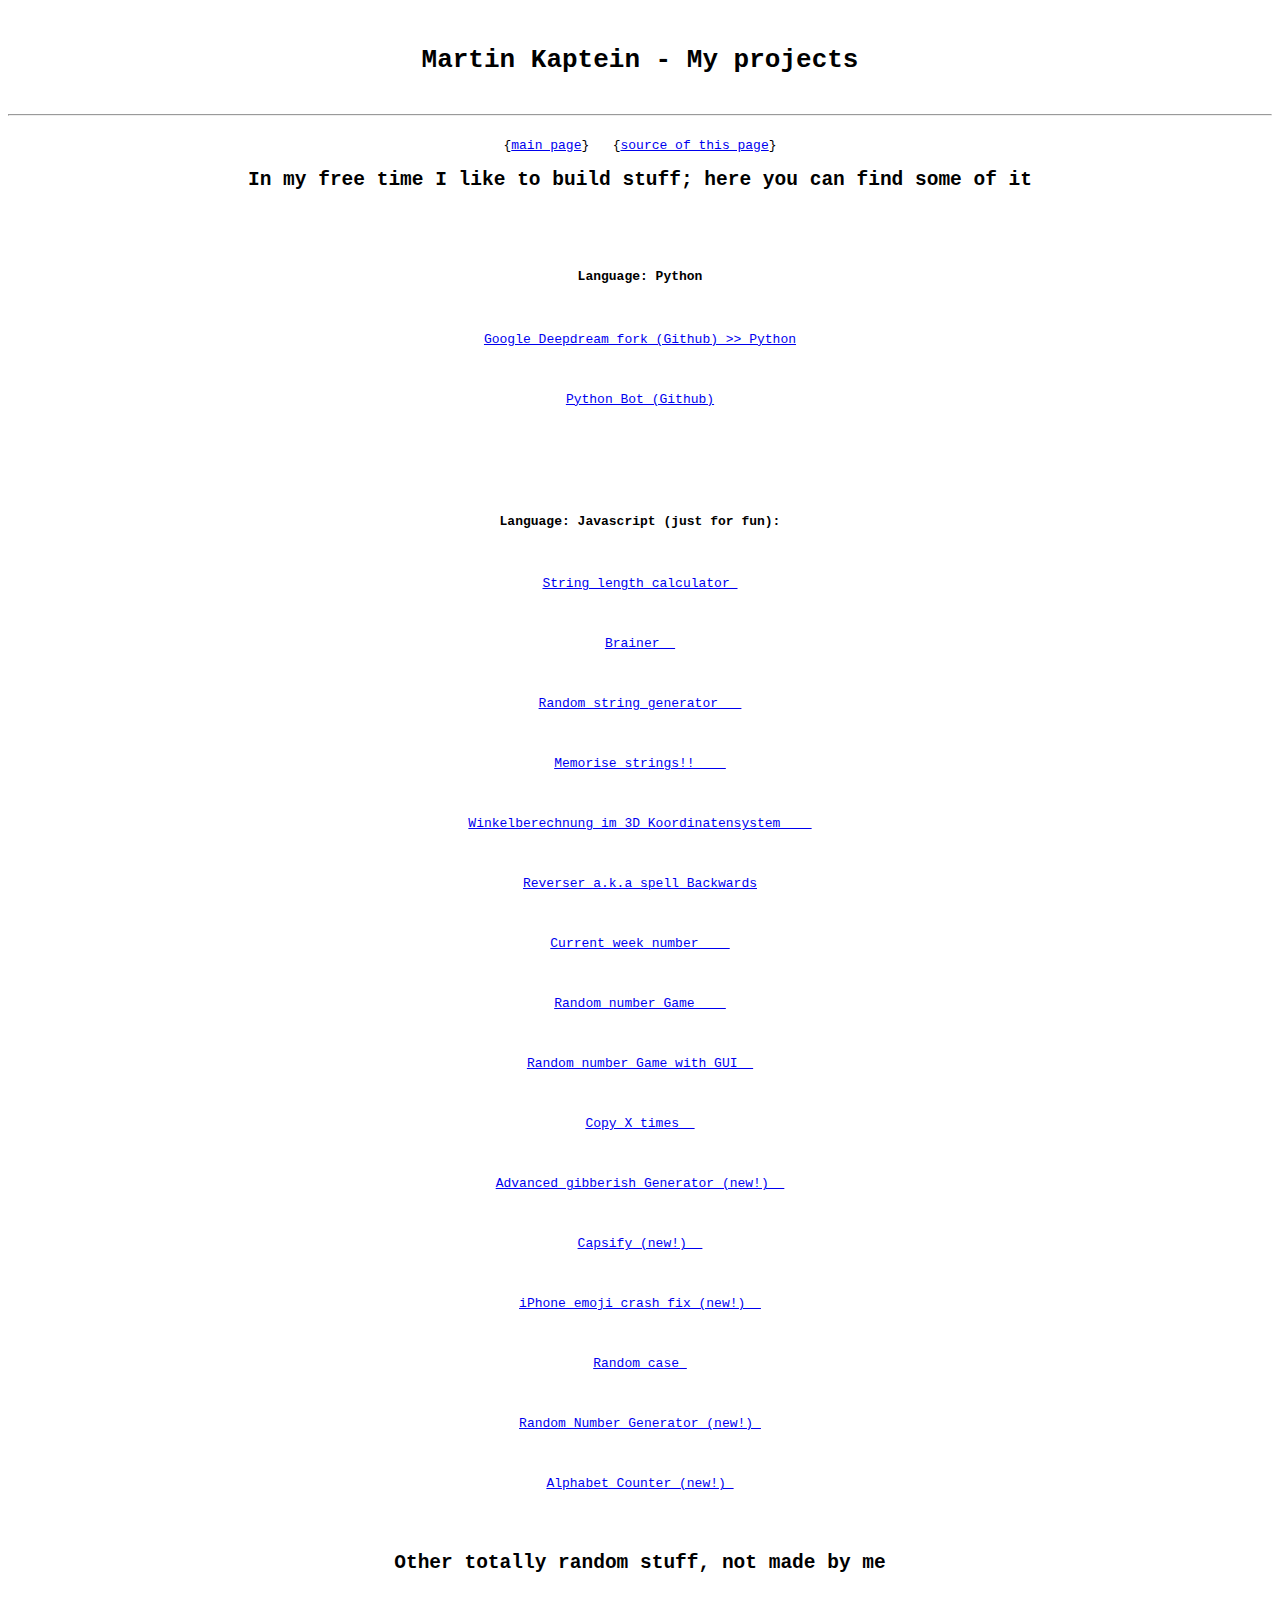
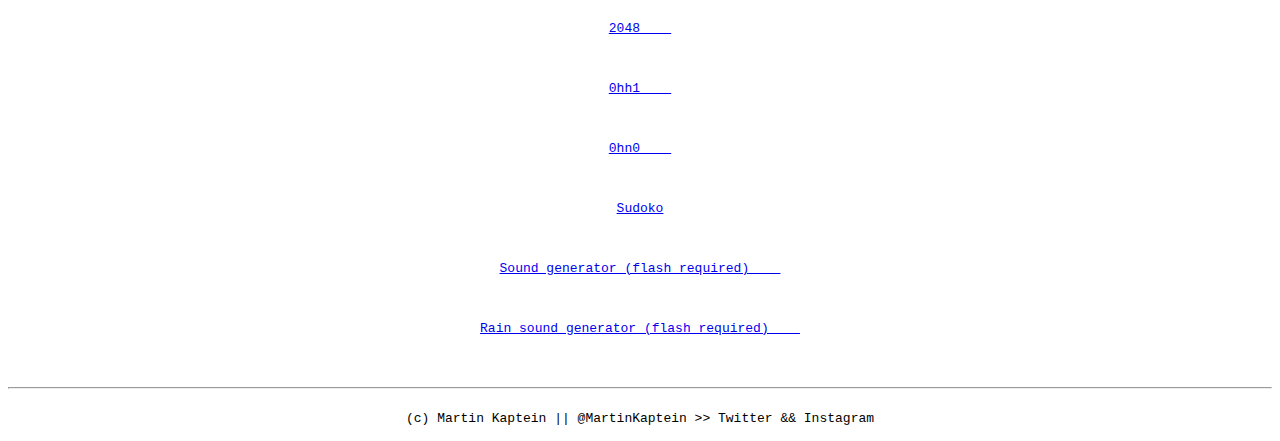
<file: static/dev/index.html>
<!DOCTYPE HTML>
<!--meet the most groundbreaking web design ever-->
<html>
<head>
<meta charset="utf-8">
<meta name="HandheldFriendly" content="True" />
<meta name="viewport" content="width=device-width, initial-scale=1.0">
<meta name="description" content="The IT projects of Martin Kaptein: In my free time I like to program stuff; here you can find some of it">
<meta name="author" content="Martin Kaptein">
<title>Martin Kaptein - My projects</title>
<meta name="robots" content="noindex, nofollow" />
<link rel="shortcut icon" href="../assets/ico/favicon.png">
<!-- Google Analytics-->
<script>
    (function (i, s, o, g, r, a, m) {
        i['GoogleAnalyticsObject'] = r;
        i[r] = i[r] || function () {
            (i[r].q = i[r].q || []).push(arguments)
        }, i[r].l = 1 * new Date();
        a = s.createElement(o)
            , m = s.getElementsByTagName(o)[0];
        a.async = 1;
        a.src = g;
        m.parentNode.insertBefore(a, m)
    })(window, document, 'script', 'https://www.google-analytics.com/analytics.js', 'ga');
    ga('create', 'UA-86096566-3', 'auto');
    ga('send', 'pageview');
</script>
</head>
<body>
<center>
<pre>
<!--content-->
<h1>Martin Kaptein - My projects</h1>
<hr>
{<a href="../" target="_blank">main page</a>}   {<a href="https://github.com/martinkaptein/martinkaptein.com/tree/master/static/dev" target="_blank">source of this page</a>}
<h2>In my free time I like to build stuff; here you can find some of it</h2>


<h4>Language: Python</h4>
<a href="https://github.com/martinkaptein/deepdream" target="_blank">
Google Deepdream fork (Github) >> Python
</a>

<a href="https://github.com/martinkaptein/pythonBot" target="_blank">
Python Bot (Github)
</a>


<!--add new python stuff above this comment-->
<br>
<h4>Language: Javascript (just for fun):</h4>
<a href="length/" target="_blank">
String length calculator 
</a>
    
<a href="brainer/" target="_blank">
Brainer  
</a>
    
<a href="random/" target="_blank">
Random string generator   
</a>
    
<a href="memorize/" target="_blank">
Memorise strings!!    
</a>
    
<a href="winkel3d/" target="_blank">
Winkelberechnung im 3D Koordinatensystem    
</a>
    
<a href="backwards/" target="_blank">
Reverser a.k.a spell Backwards
</a>

<a href="weeknumber/" target="_blank">
Current week number    
</a>
    
<a href="rng/" target="_blank">
Random number Game    
</a>
    
<a href="rng_ui/" target="_blank">
Random number Game with GUI  
</a>
    
<a href="copyx/" target="_blank">
Copy X times  
</a>
    
<a href="chat/" target="_blank">
Advanced gibberish Generator (new!)  
</a>
    
<a href="capsify/" target="_blank">
Capsify (new!)  
</a>

<a href="ipcrashfix/" target="_blank">
iPhone emoji crash fix (new!)  
</a>

<a href="randomcase/" target="_blank">
Random case 
</a>

<a href="RandomNumberGen/" target="_blank">
Random Number Generator (new!) 
</a>

<a href="alphabet-counter/">
Alphabet Counter (new!) 
</a>

<!--add new js stuff above this comment-->
<h2>Other totally random stuff, not made by me</h2>
<a href="2048/">
2048    
</a>

<a href="0hh1/">
0hh1    
</a>

<a href="0hn0/">
0hn0    
</a>
    
<a href="sudoko/">
Sudoko
</a>
        
<a href="noise/">
Sound generator (flash required)    
</a>

<a href="rain/">
Rain sound generator (flash required)    
</a>
<!--add other totally random stuff above this comment-->
<!--FOOTER:-->
<hr>
(c) Martin Kaptein || @MartinKaptein >> Twitter && Instagram
</pre>    
</center>    
</body>
</html>
</file>
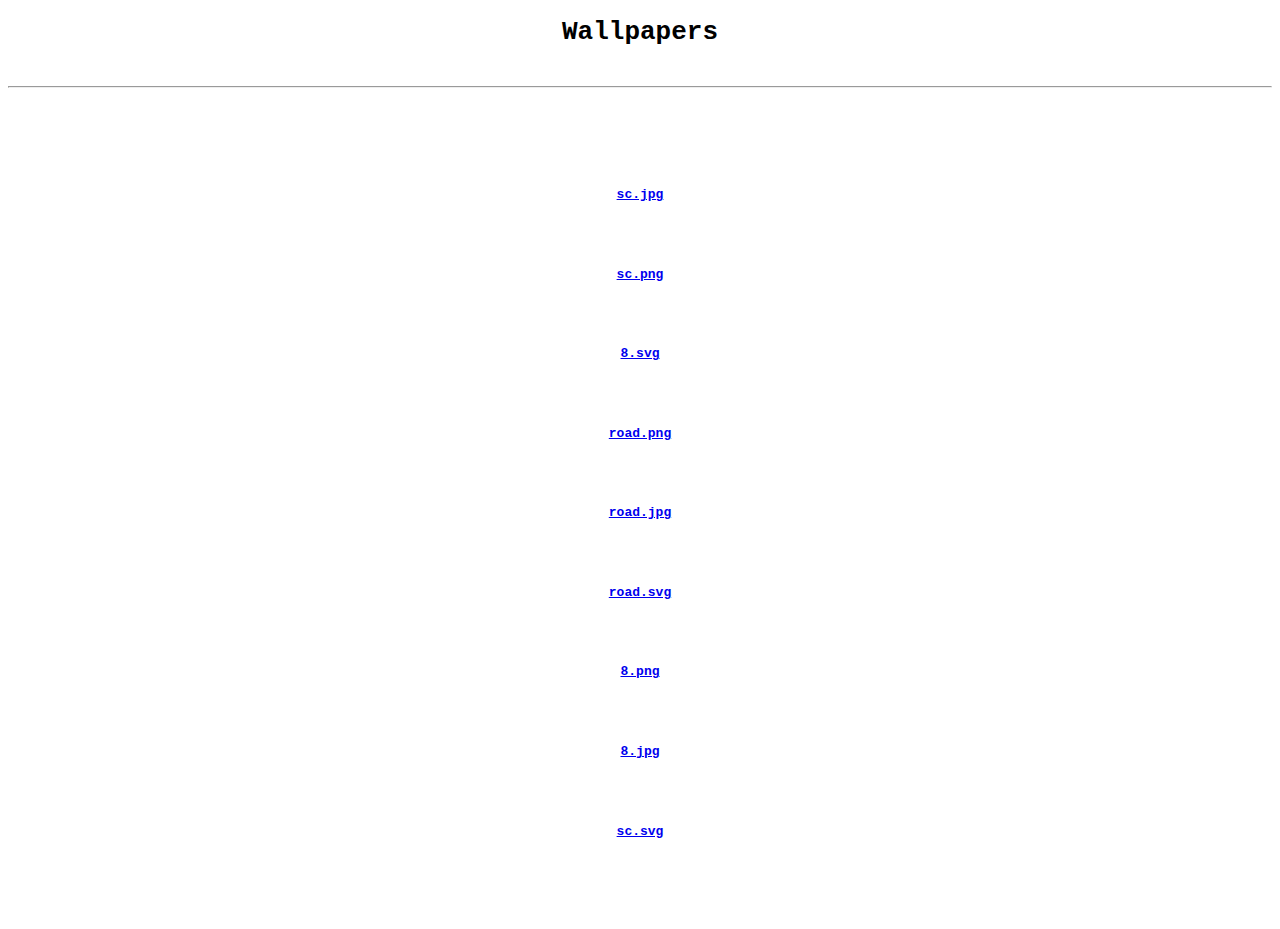
<file: static/wall/index.html>
<!doctype html>

<html lang="en">
<head>
  <meta charset="utf-8">
  <meta name="viewport" content="width=device-width, initial-scale=1.0">
  <title>Wallpapers</title>
  <meta name="description" content="Wallpapers on the website of Martin Kaptein">
  <meta name="robots" content="noindex, nofollow" />

</head>

<body>
<center>
<pre>
<h1>Wallpapers</h1>
<hr>


<!--start list-->

<h4><a href="sc.jpg">sc.jpg</a></h4>

<h4><a href="sc.png">sc.png</a></h4>

<h4><a href="8.svg">8.svg</a></h4>

<h4><a href="road.png">road.png</a></h4>

<h4><a href="road.jpg">road.jpg</a></h4>

<h4><a href="road.svg">road.svg</a></h4>

<h4><a href="8.png">8.png</a></h4>

<h4><a href="8.jpg">8.jpg</a></h4>

<h4><a href="sc.svg">sc.svg</a></h4>



</pre>
</center>
</body>
</html>
</file>
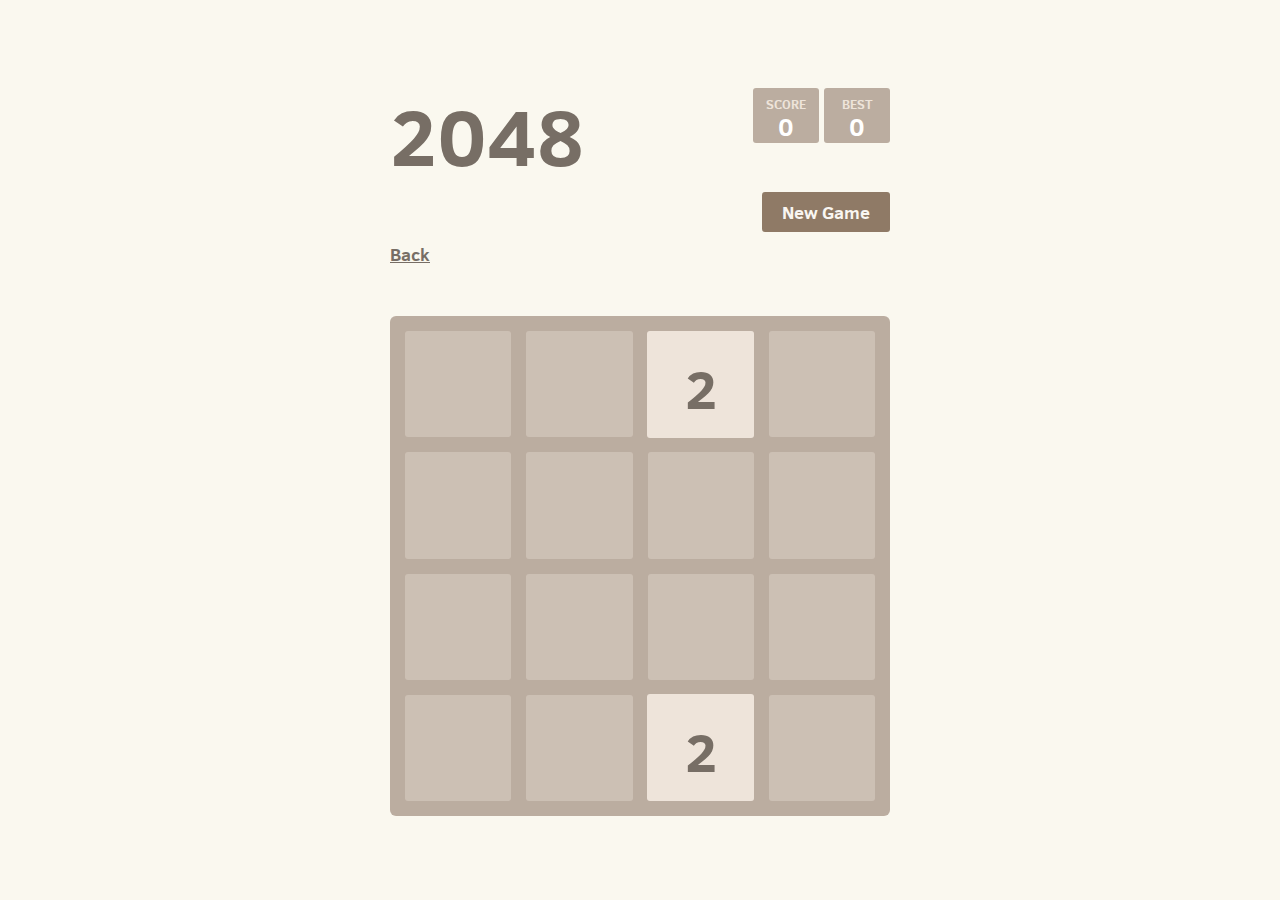
<file: static/dev/2048/index.html>
<!DOCTYPE html>
<html manifest="cache.manifest">
<head>
  <meta charset="utf-8">
  <title>2048</title>

  <link href="style/main.css" rel="stylesheet" type="text/css">
    <meta name="robots" content="noindex, nofollow" />
  <link rel="apple-touch-icon" href="meta/apple-touch-icon.png">
  <link rel="apple-touch-startup-image" href="meta/apple-touch-startup-image-640x1096.png" media="(device-width: 320px) and (device-height: 568px) and (-webkit-device-pixel-ratio: 2)"> <!-- iPhone 5+ -->
  <link rel="apple-touch-startup-image" href="meta/apple-touch-startup-image-640x920.png"  media="(device-width: 320px) and (device-height: 480px) and (-webkit-device-pixel-ratio: 2)"> <!-- iPhone, retina -->
  <meta name="apple-mobile-web-app-capable" content="yes">
  <meta name="apple-mobile-web-app-status-bar-style" content="black">

  <meta name="HandheldFriendly" content="True">
  <meta name="MobileOptimized" content="320">
  <meta name="viewport" content="width=device-width, target-densitydpi=160dpi, initial-scale=1.0, maximum-scale=1, user-scalable=no, minimal-ui">
</head>
<body>
  <div class="container">
    <div class="heading">
      <h1 class="title">2048</h1>
      <div class="scores-container">
        <div class="score-container">0</div>
        <div class="best-container">0</div>
      </div>
    </div>

    <div class="above-game">
      <p class="game-intro"><strong></strong><br>
    <a  href="javascript:history.back()">Back</a></p>
      <a class="restart-button">New Game</a>
    </div>

    <div class="game-container">
      <div class="game-message">
        <p></p>
        <div class="lower">
	        <a class="keep-playing-button">Keep going</a>
          <a class="retry-button">Try again</a>
        </div>
      </div>

      <div class="grid-container">
        <div class="grid-row">
          <div class="grid-cell"></div>
          <div class="grid-cell"></div>
          <div class="grid-cell"></div>
          <div class="grid-cell"></div>
        </div>
        <div class="grid-row">
          <div class="grid-cell"></div>
          <div class="grid-cell"></div>
          <div class="grid-cell"></div>
          <div class="grid-cell"></div>
        </div>
        <div class="grid-row">
          <div class="grid-cell"></div>
          <div class="grid-cell"></div>
          <div class="grid-cell"></div>
          <div class="grid-cell"></div>
        </div>
        <div class="grid-row">
          <div class="grid-cell"></div>
          <div class="grid-cell"></div>
          <div class="grid-cell"></div>
          <div class="grid-cell"></div>
        </div>
      </div>

      <div class="tile-container">

      </div>
    </div>
  </div>

  <script src="js/bind_polyfill.js"></script>
  <script src="js/classlist_polyfill.js"></script>
  <script src="js/animframe_polyfill.js"></script>
  <script src="js/keyboard_input_manager.js"></script>
  <script src="js/html_actuator.js"></script>
  <script src="js/grid.js"></script>
  <script src="js/tile.js"></script>
  <script src="js/local_storage_manager.js"></script>
  <script src="js/game_manager.js"></script>
  <script src="js/application.js"></script>
</body>
</html>
</file>
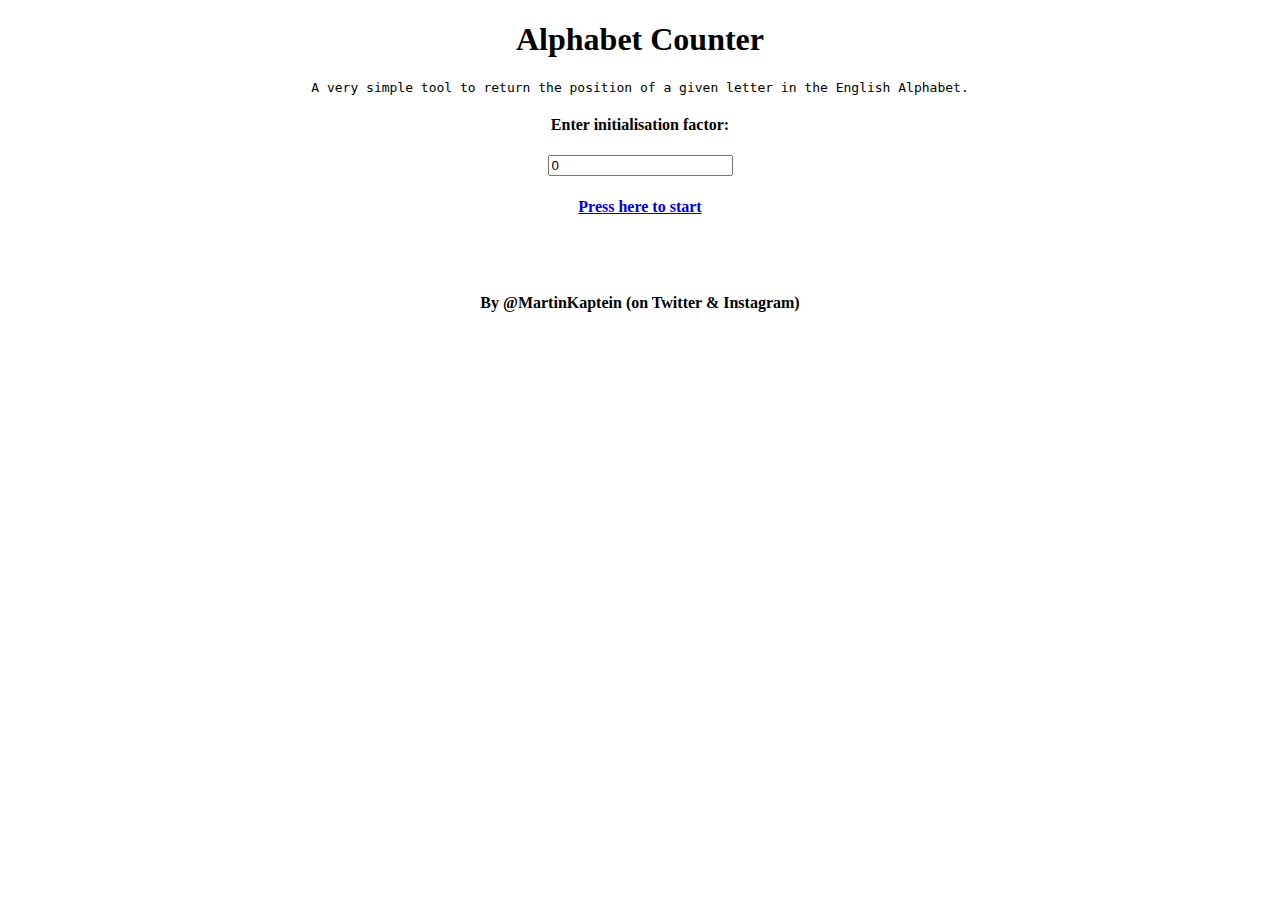
<file: static/dev/alphabet-counter/index.html>
<!DOCTYPE HTML>
<html>
<head>
<title>Alphabet Counter</title>
<meta name="description" content="A very simple tool to return the position of a given letter in the English Alphabet."/>
</head>
<body>
<center>
<h1>Alphabet Counter</h1>
<pre>A very simple tool to return the position of a given letter in the English Alphabet.</pre>
<h4>Enter initialisation factor:</h4>
<input type="number" id="init" value=0>
<h4 id="go"><a href="#" onclick="go();">Press here to start</a></h4>
<script type="text/javascript" src="script.js"></script>    
<br><br>
<h4>By @MartinKaptein (on Twitter & Instagram)</h4>
</center>
</body>
</html>
</file>
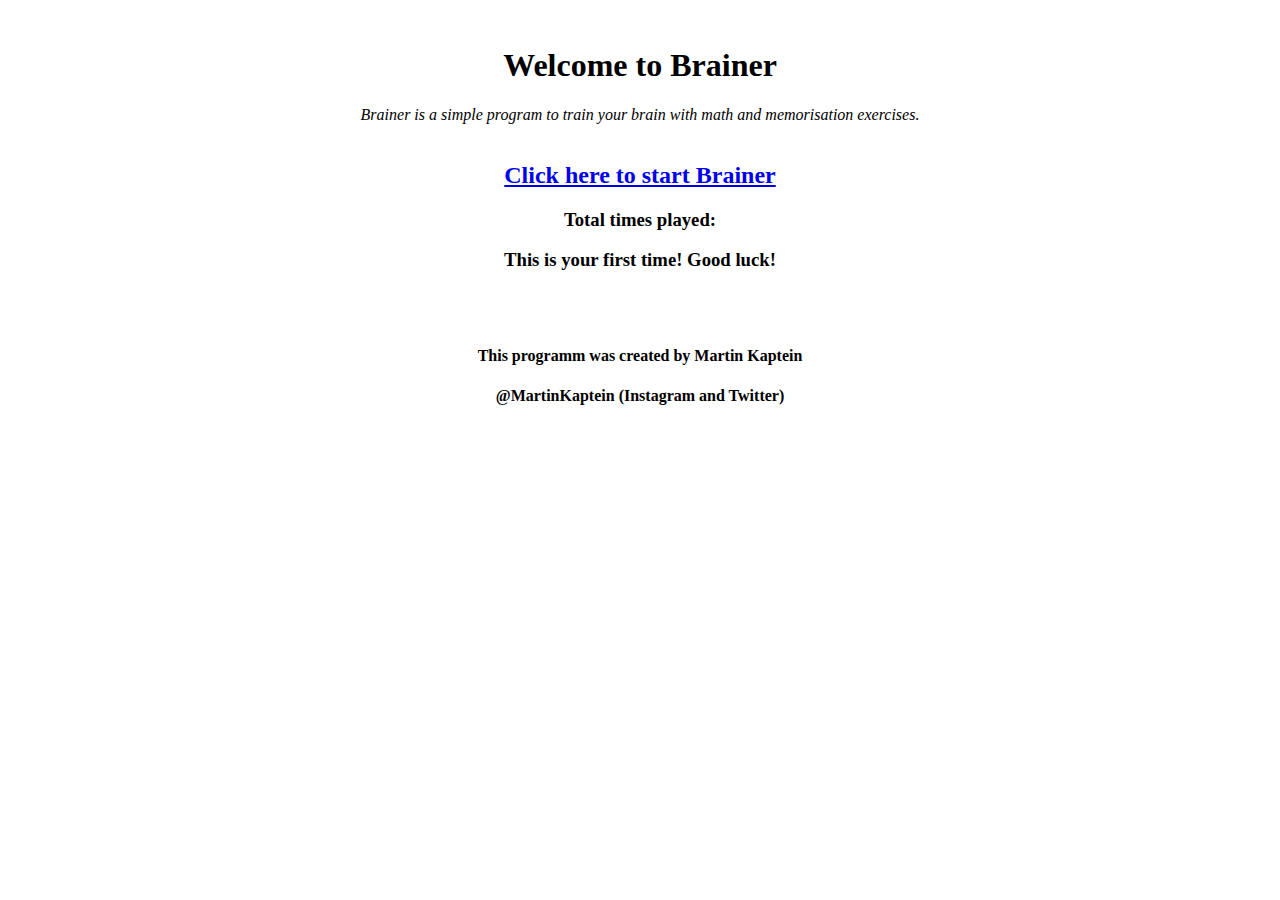
<file: static/dev/brainer/index.html>
<!DOCTYPE HTML>
<html>
<head>
<title>Brainer</title>
<meta name="description" content="Brainer is a simple program to train your brain with math and memorisation exercises." />
<meta name="HandheldFriendly" content="True" />
<meta name="viewport" content="width=device-width, initial-scale=1.0">
<link rel="shortcut icon" href="https://www.martinkaptein.com/images/favicon.ico">
<script type="text/javascript" src="script.js" defer></script>
    
 <script>
      (function(i,s,o,g,r,a,m){i['GoogleAnalyticsObject']=r;i[r]=i[r]||function(){
      (i[r].q=i[r].q||[]).push(arguments)},i[r].l=1*new Date();a=s.createElement(o),
      m=s.getElementsByTagName(o)[0];a.async=1;a.src=g;m.parentNode.insertBefore(a,m)
      })(window,document,'script','//www.google-analytics.com/analytics.js','ga');

      ga('create', 'UA-86096566-3', 'auto');
      ga('send', 'pageview');

    </script>
</head>
    
<body>
<center>
    
<br>
<h1>Welcome to <strong>Brainer</strong></h1>
<i>Brainer is a simple program to train your brain with math and memorisation exercises.</i>
<br><br>
<h2><a href="#" onclick="main();">Click here to start Brainer</a></h2>
<h3>Total times played: <p id="amountTimesPlayed"></p></h3>

<br><br>  
<h4>This programm was created by Martin Kaptein</h4>
<h4>@MartinKaptein (Instagram and Twitter)</h4>
    
    
</center>
</body>
</html>
</file>
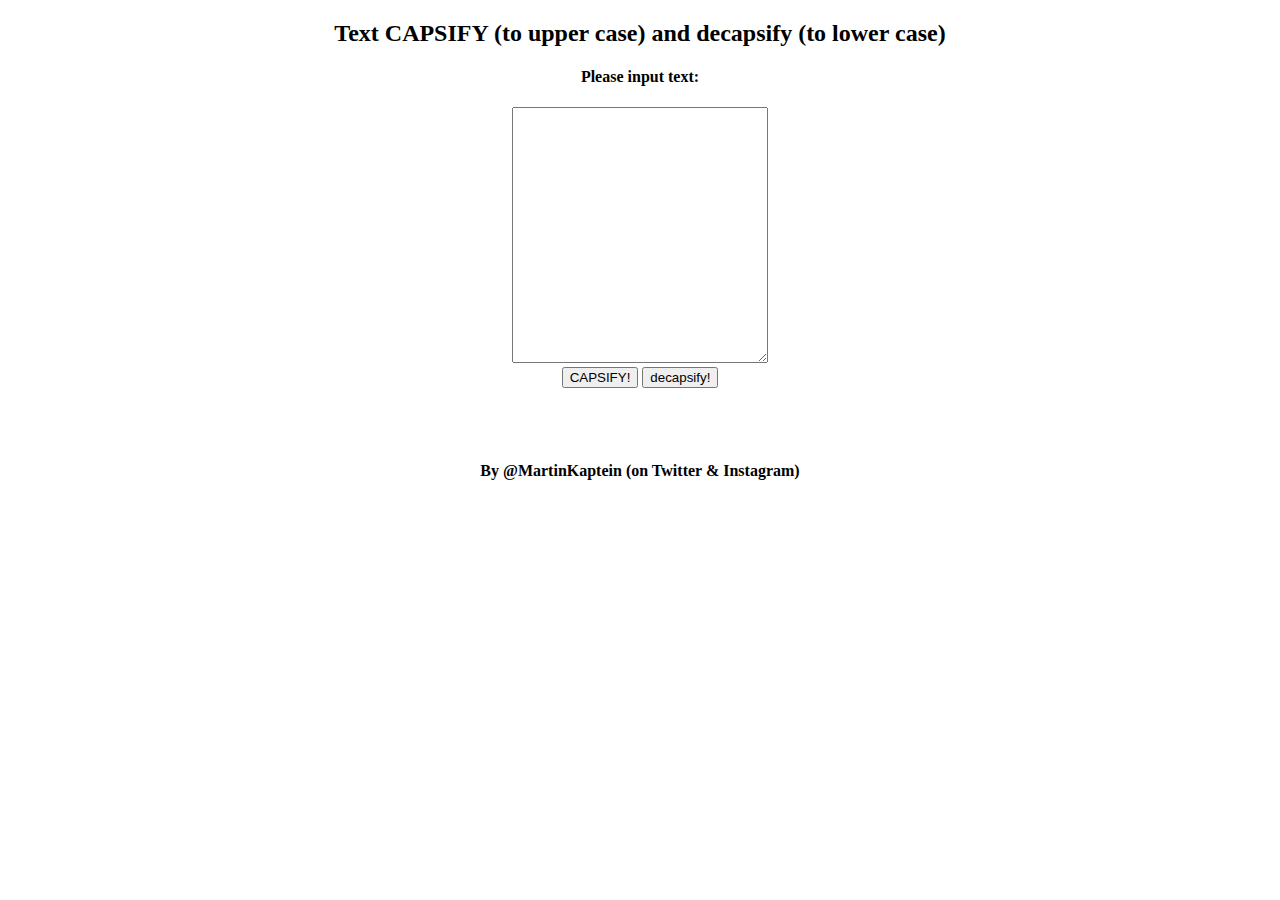
<file: static/dev/capsify/index.html>
<!DOCTYPE HTML>
<html>
<head>
<title>Capsify and Decapsify</title>
<meta name="description" content="A very simple tool to convert text to caps (upper case) or vice versa (lower case)."/>
</head>
<body>
<center>
<h2>Text CAPSIFY (to upper case) and decapsify (to lower case)</h2>
<h4>Please input text:</h4>
<textarea id="input" value="" style="width:250px;height:250px;"></textarea>
<br>
<button id="capsify">CAPSIFY!</button>   <button id="decapsify">decapsify!</button>
<script type="text/javascript" src="script.js"></script>
<br>
<p id="fantasy"></p>    
<br><br>
<h4>By @MartinKaptein (on Twitter & Instagram)</h4>
</center>
</body>
</html>
</file>
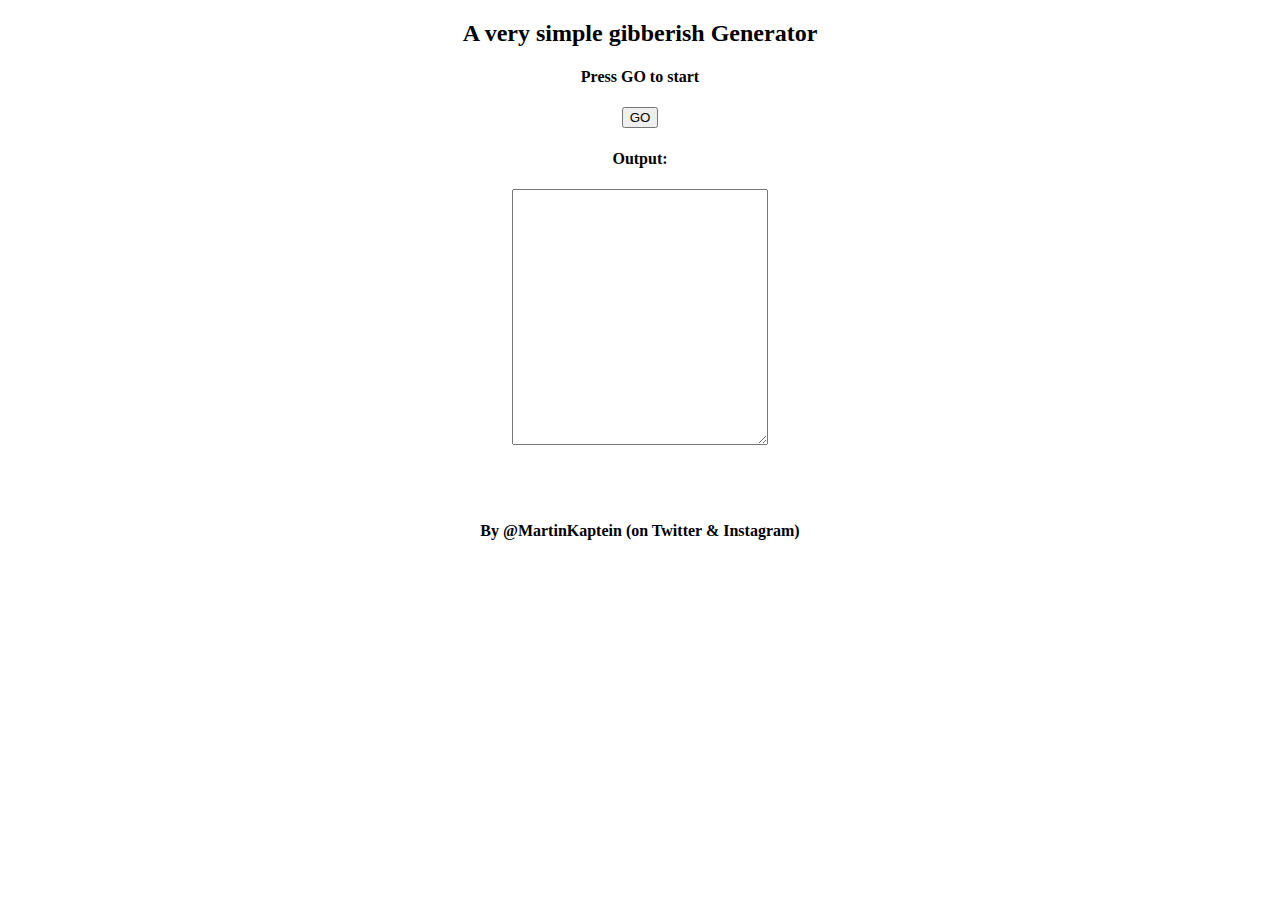
<file: static/dev/chat/index.html>
<!DOCTYPE HTML>
<html>
<head>
<title>Simple Gibberish Generator</title>
<meta name="description" content="A very simple gibberish Generator for amazing stories."/>
</head>
<body>
<center>
<h2>A very simple gibberish Generator</h2>
<h4 id="text">Press GO to start</h4>
<button id="button">GO</button>
<h4>Output:</h4>
<textarea id="Output" style="width:250px;height:250px;"></textarea>    
<script type="text/javascript" src="script.js"></script>
<br>
<p id="fantasy"></p>    
<br><br>
<h4>By @MartinKaptein (on Twitter & Instagram)</h4>
</center>
</body>
</html>
</file>
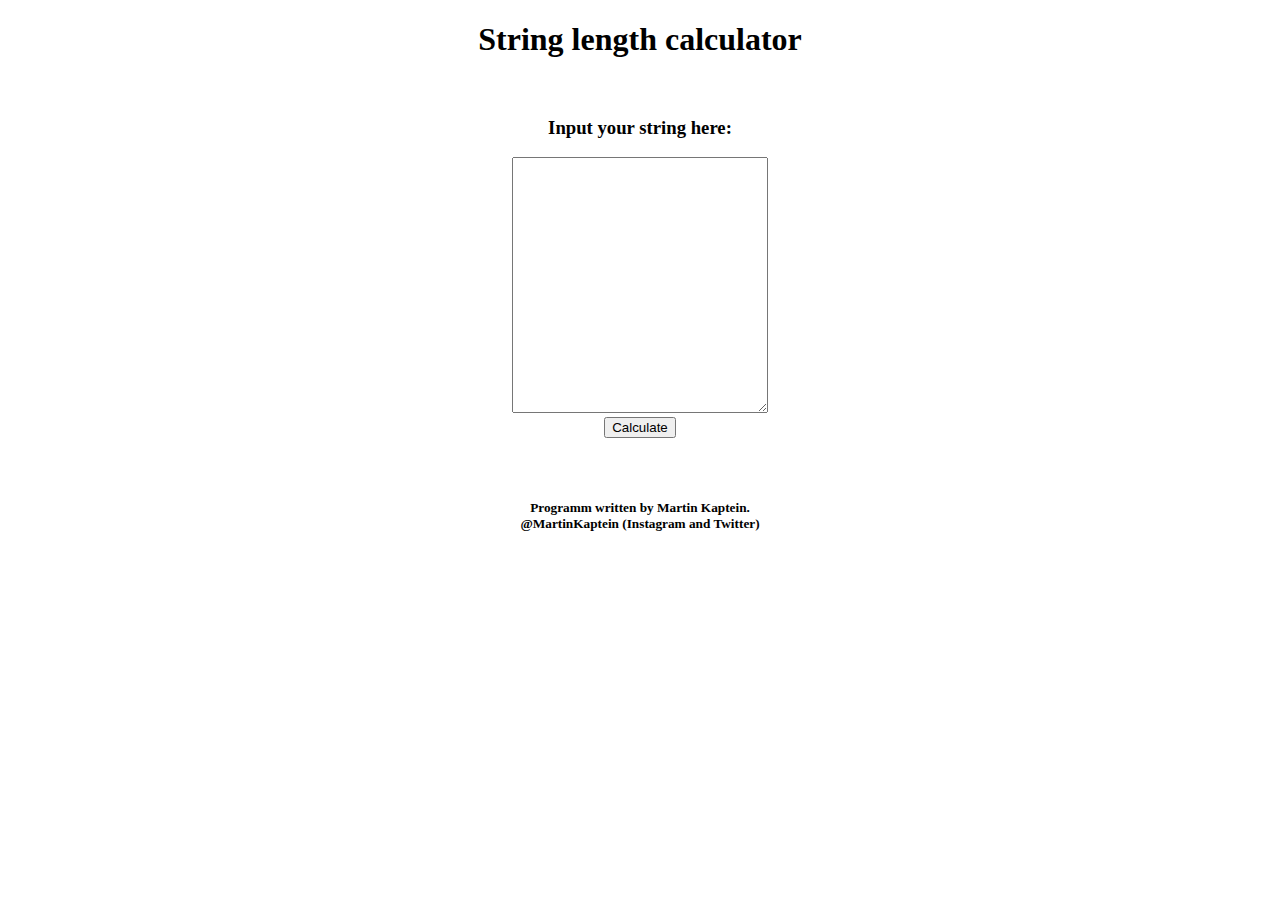
<file: static/dev/length/index.html>
<!DOCTYPE HTML>
<html>
<head>
<title>String length calculator</title>       
</head>
<body>
<center>
<h1>String length calculator</h1><br>
<h3>Input your string here:</h3>
<textarea id="UserInput" style="width:250px;height:250px;"></textarea><br>
<button onclick="calculateStringLength();">Calculate</button>
<h4>
<script type="text/javascript">
function calculateStringLength() {
    var UserInputJS = document.getElementById("UserInput").value;
    var UserInputLength = UserInputJS.length;
    alert("The length of the string is\n"+UserInputLength);
    var element = document.getElementById("result");
    element.innerHTML = 'The length of the string was<br>'+UserInputLength;
}    
</script>
</h4>
<br>
<p id="result"></p>
<h5>
Programm written by Martin Kaptein.<br>
@MartinKaptein (Instagram and Twitter)
</h5>
</center>        
</body>
</html>
</file>
<file: static/dev/2048/style/main.css>
@import url(fonts/clear-sans.css);
html, body {
  margin: 0;
  padding: 0;
  background: #faf8ef;
  color: #776e65;
  font-family: "Clear Sans", "Helvetica Neue", Arial, sans-serif;
  font-size: 18px; }

body {
  margin: 80px 0; }

.heading:after {
  content: "";
  display: block;
  clear: both; }

h1.title {
  font-size: 80px;
  font-weight: bold;
  margin: 0;
  display: block;
  float: left; }

@-webkit-keyframes move-up {
  0% {
    top: 25px;
    opacity: 1; }

  100% {
    top: -50px;
    opacity: 0; } }
@-moz-keyframes move-up {
  0% {
    top: 25px;
    opacity: 1; }

  100% {
    top: -50px;
    opacity: 0; } }
@keyframes move-up {
  0% {
    top: 25px;
    opacity: 1; }

  100% {
    top: -50px;
    opacity: 0; } }
.scores-container {
  float: right;
  text-align: right; }

.score-container, .best-container {
  position: relative;
  display: inline-block;
  background: #bbada0;
  padding: 15px 25px;
  font-size: 25px;
  height: 25px;
  line-height: 47px;
  font-weight: bold;
  border-radius: 3px;
  color: white;
  margin-top: 8px;
  text-align: center; }
  .score-container:after, .best-container:after {
    position: absolute;
    width: 100%;
    top: 10px;
    left: 0;
    text-transform: uppercase;
    font-size: 13px;
    line-height: 13px;
    text-align: center;
    color: #eee4da; }
  .score-container .score-addition, .best-container .score-addition {
    position: absolute;
    right: 30px;
    color: red;
    font-size: 25px;
    line-height: 25px;
    font-weight: bold;
    color: rgba(119, 110, 101, 0.9);
    z-index: 100;
    -webkit-animation: move-up 600ms ease-in;
    -moz-animation: move-up 600ms ease-in;
    animation: move-up 600ms ease-in;
    -webkit-animation-fill-mode: both;
    -moz-animation-fill-mode: both;
    animation-fill-mode: both; }

.score-container:after {
  content: "Score"; }

.best-container:after {
  content: "Best"; }

p {
  margin-top: 0;
  margin-bottom: 10px;
  line-height: 1.65; }

a {
  color: #776e65;
  font-weight: bold;
  text-decoration: underline;
  cursor: pointer; }

strong.important {
  text-transform: uppercase; }

hr {
  border: none;
  border-bottom: 1px solid #d8d4d0;
  margin-top: 20px;
  margin-bottom: 30px; }

.container {
  width: 500px;
  margin: 0 auto; }

@-webkit-keyframes fade-in {
  0% {
    opacity: 0; }

  100% {
    opacity: 1; } }
@-moz-keyframes fade-in {
  0% {
    opacity: 0; }

  100% {
    opacity: 1; } }
@keyframes fade-in {
  0% {
    opacity: 0; }

  100% {
    opacity: 1; } }
.game-container {
  margin-top: 40px;
  position: relative;
  padding: 15px;
  cursor: default;
  -webkit-touch-callout: none;
  -ms-touch-callout: none;
  -webkit-user-select: none;
  -moz-user-select: none;
  -ms-user-select: none;
  -ms-touch-action: none;
  touch-action: none;
  background: #bbada0;
  border-radius: 6px;
  width: 500px;
  height: 500px;
  -webkit-box-sizing: border-box;
  -moz-box-sizing: border-box;
  box-sizing: border-box; }
  .game-container .game-message {
    display: none;
    position: absolute;
    top: 0;
    right: 0;
    bottom: 0;
    left: 0;
    background: rgba(238, 228, 218, 0.5);
    z-index: 100;
    text-align: center;
    -webkit-animation: fade-in 800ms ease 1200ms;
    -moz-animation: fade-in 800ms ease 1200ms;
    animation: fade-in 800ms ease 1200ms;
    -webkit-animation-fill-mode: both;
    -moz-animation-fill-mode: both;
    animation-fill-mode: both; }
    .game-container .game-message p {
      font-size: 60px;
      font-weight: bold;
      height: 60px;
      line-height: 60px;
      margin-top: 222px; }
    .game-container .game-message .lower {
      display: block;
      margin-top: 59px; }
    .game-container .game-message a {
      display: inline-block;
      background: #8f7a66;
      border-radius: 3px;
      padding: 0 20px;
      text-decoration: none;
      color: #f9f6f2;
      height: 40px;
      line-height: 42px;
      margin-left: 9px; }
      .game-container .game-message a.keep-playing-button {
        display: none; }
    .game-container .game-message.game-won {
      background: rgba(237, 194, 46, 0.5);
      color: #f9f6f2; }
      .game-container .game-message.game-won a.keep-playing-button {
        display: inline-block; }
    .game-container .game-message.game-won, .game-container .game-message.game-over {
      display: block; }

.grid-container {
  position: absolute;
  z-index: 1; }

.grid-row {
  margin-bottom: 15px; }
  .grid-row:last-child {
    margin-bottom: 0; }
  .grid-row:after {
    content: "";
    display: block;
    clear: both; }

.grid-cell {
  width: 106.25px;
  height: 106.25px;
  margin-right: 15px;
  float: left;
  border-radius: 3px;
  background: rgba(238, 228, 218, 0.35); }
  .grid-cell:last-child {
    margin-right: 0; }

.tile-container {
  position: absolute;
  z-index: 2; }

.tile, .tile .tile-inner {
  width: 107px;
  height: 107px;
  line-height: 116.25px; }
.tile.tile-position-1-1 {
  -webkit-transform: translate(0px, 0px);
  -moz-transform: translate(0px, 0px);
  transform: translate(0px, 0px); }
.tile.tile-position-1-2 {
  -webkit-transform: translate(0px, 121px);
  -moz-transform: translate(0px, 121px);
  transform: translate(0px, 121px); }
.tile.tile-position-1-3 {
  -webkit-transform: translate(0px, 242px);
  -moz-transform: translate(0px, 242px);
  transform: translate(0px, 242px); }
.tile.tile-position-1-4 {
  -webkit-transform: translate(0px, 363px);
  -moz-transform: translate(0px, 363px);
  transform: translate(0px, 363px); }
.tile.tile-position-2-1 {
  -webkit-transform: translate(121px, 0px);
  -moz-transform: translate(121px, 0px);
  transform: translate(121px, 0px); }
.tile.tile-position-2-2 {
  -webkit-transform: translate(121px, 121px);
  -moz-transform: translate(121px, 121px);
  transform: translate(121px, 121px); }
.tile.tile-position-2-3 {
  -webkit-transform: translate(121px, 242px);
  -moz-transform: translate(121px, 242px);
  transform: translate(121px, 242px); }
.tile.tile-position-2-4 {
  -webkit-transform: translate(121px, 363px);
  -moz-transform: translate(121px, 363px);
  transform: translate(121px, 363px); }
.tile.tile-position-3-1 {
  -webkit-transform: translate(242px, 0px);
  -moz-transform: translate(242px, 0px);
  transform: translate(242px, 0px); }
.tile.tile-position-3-2 {
  -webkit-transform: translate(242px, 121px);
  -moz-transform: translate(242px, 121px);
  transform: translate(242px, 121px); }
.tile.tile-position-3-3 {
  -webkit-transform: translate(242px, 242px);
  -moz-transform: translate(242px, 242px);
  transform: translate(242px, 242px); }
.tile.tile-position-3-4 {
  -webkit-transform: translate(242px, 363px);
  -moz-transform: translate(242px, 363px);
  transform: translate(242px, 363px); }
.tile.tile-position-4-1 {
  -webkit-transform: translate(363px, 0px);
  -moz-transform: translate(363px, 0px);
  transform: translate(363px, 0px); }
.tile.tile-position-4-2 {
  -webkit-transform: translate(363px, 121px);
  -moz-transform: translate(363px, 121px);
  transform: translate(363px, 121px); }
.tile.tile-position-4-3 {
  -webkit-transform: translate(363px, 242px);
  -moz-transform: translate(363px, 242px);
  transform: translate(363px, 242px); }
.tile.tile-position-4-4 {
  -webkit-transform: translate(363px, 363px);
  -moz-transform: translate(363px, 363px);
  transform: translate(363px, 363px); }

.tile {
  position: absolute;
  -webkit-transition: 100ms ease-in-out;
  -moz-transition: 100ms ease-in-out;
  transition: 100ms ease-in-out;
  -webkit-transition-property: -webkit-transform;
  -moz-transition-property: -moz-transform;
  transition-property: transform; }
  .tile .tile-inner {
    border-radius: 3px;
    background: #eee4da;
    text-align: center;
    font-weight: bold;
    z-index: 10;
    font-size: 55px; }
  .tile.tile-2 .tile-inner {
    background: #eee4da;
    box-shadow: 0 0 30px 10px rgba(243, 215, 116, 0), inset 0 0 0 1px rgba(255, 255, 255, 0); }
  .tile.tile-4 .tile-inner {
    background: #ede0c8;
    box-shadow: 0 0 30px 10px rgba(243, 215, 116, 0), inset 0 0 0 1px rgba(255, 255, 255, 0); }
  .tile.tile-8 .tile-inner {
    color: #f9f6f2;
    background: #f2b179; }
  .tile.tile-16 .tile-inner {
    color: #f9f6f2;
    background: #f59563; }
  .tile.tile-32 .tile-inner {
    color: #f9f6f2;
    background: #f67c5f; }
  .tile.tile-64 .tile-inner {
    color: #f9f6f2;
    background: #f65e3b; }
  .tile.tile-128 .tile-inner {
    color: #f9f6f2;
    background: #edcf72;
    box-shadow: 0 0 30px 10px rgba(243, 215, 116, 0.2381), inset 0 0 0 1px rgba(255, 255, 255, 0.14286);
    font-size: 45px; }
    @media screen and (max-width: 520px) {
      .tile.tile-128 .tile-inner {
        font-size: 25px; } }
  .tile.tile-256 .tile-inner {
    color: #f9f6f2;
    background: #edcc61;
    box-shadow: 0 0 30px 10px rgba(243, 215, 116, 0.31746), inset 0 0 0 1px rgba(255, 255, 255, 0.19048);
    font-size: 45px; }
    @media screen and (max-width: 520px) {
      .tile.tile-256 .tile-inner {
        font-size: 25px; } }
  .tile.tile-512 .tile-inner {
    color: #f9f6f2;
    background: #edc850;
    box-shadow: 0 0 30px 10px rgba(243, 215, 116, 0.39683), inset 0 0 0 1px rgba(255, 255, 255, 0.2381);
    font-size: 45px; }
    @media screen and (max-width: 520px) {
      .tile.tile-512 .tile-inner {
        font-size: 25px; } }
  .tile.tile-1024 .tile-inner {
    color: #f9f6f2;
    background: #edc53f;
    box-shadow: 0 0 30px 10px rgba(243, 215, 116, 0.47619), inset 0 0 0 1px rgba(255, 255, 255, 0.28571);
    font-size: 35px; }
    @media screen and (max-width: 520px) {
      .tile.tile-1024 .tile-inner {
        font-size: 15px; } }
  .tile.tile-2048 .tile-inner {
    color: #f9f6f2;
    background: #edc22e;
    box-shadow: 0 0 30px 10px rgba(243, 215, 116, 0.55556), inset 0 0 0 1px rgba(255, 255, 255, 0.33333);
    font-size: 35px; }
    @media screen and (max-width: 520px) {
      .tile.tile-2048 .tile-inner {
        font-size: 15px; } }
  .tile.tile-super .tile-inner {
    color: #f9f6f2;
    background: #3c3a32;
    font-size: 30px; }
    @media screen and (max-width: 520px) {
      .tile.tile-super .tile-inner {
        font-size: 10px; } }

@-webkit-keyframes appear {
  0% {
    opacity: 0;
    -webkit-transform: scale(0);
    -moz-transform: scale(0);
    transform: scale(0); }

  100% {
    opacity: 1;
    -webkit-transform: scale(1);
    -moz-transform: scale(1);
    transform: scale(1); } }
@-moz-keyframes appear {
  0% {
    opacity: 0;
    -webkit-transform: scale(0);
    -moz-transform: scale(0);
    transform: scale(0); }

  100% {
    opacity: 1;
    -webkit-transform: scale(1);
    -moz-transform: scale(1);
    transform: scale(1); } }
@keyframes appear {
  0% {
    opacity: 0;
    -webkit-transform: scale(0);
    -moz-transform: scale(0);
    transform: scale(0); }

  100% {
    opacity: 1;
    -webkit-transform: scale(1);
    -moz-transform: scale(1);
    transform: scale(1); } }
.tile-new .tile-inner {
  -webkit-animation: appear 200ms ease 100ms;
  -moz-animation: appear 200ms ease 100ms;
  animation: appear 200ms ease 100ms;
  -webkit-animation-fill-mode: backwards;
  -moz-animation-fill-mode: backwards;
  animation-fill-mode: backwards; }

@-webkit-keyframes pop {
  0% {
    -webkit-transform: scale(0);
    -moz-transform: scale(0);
    transform: scale(0); }

  50% {
    -webkit-transform: scale(1.2);
    -moz-transform: scale(1.2);
    transform: scale(1.2); }

  100% {
    -webkit-transform: scale(1);
    -moz-transform: scale(1);
    transform: scale(1); } }
@-moz-keyframes pop {
  0% {
    -webkit-transform: scale(0);
    -moz-transform: scale(0);
    transform: scale(0); }

  50% {
    -webkit-transform: scale(1.2);
    -moz-transform: scale(1.2);
    transform: scale(1.2); }

  100% {
    -webkit-transform: scale(1);
    -moz-transform: scale(1);
    transform: scale(1); } }
@keyframes pop {
  0% {
    -webkit-transform: scale(0);
    -moz-transform: scale(0);
    transform: scale(0); }

  50% {
    -webkit-transform: scale(1.2);
    -moz-transform: scale(1.2);
    transform: scale(1.2); }

  100% {
    -webkit-transform: scale(1);
    -moz-transform: scale(1);
    transform: scale(1); } }
.tile-merged .tile-inner {
  z-index: 20;
  -webkit-animation: pop 200ms ease 100ms;
  -moz-animation: pop 200ms ease 100ms;
  animation: pop 200ms ease 100ms;
  -webkit-animation-fill-mode: backwards;
  -moz-animation-fill-mode: backwards;
  animation-fill-mode: backwards; }

.above-game:after {
  content: "";
  display: block;
  clear: both; }

.game-intro {
  float: left;
  line-height: 42px;
  margin-bottom: 0; }

.restart-button {
  display: inline-block;
  background: #8f7a66;
  border-radius: 3px;
  padding: 0 20px;
  text-decoration: none;
  color: #f9f6f2;
  height: 40px;
  line-height: 42px;
  display: block;
  text-align: center;
  float: right; }

.game-explanation {
  margin-top: 50px; }

@media screen and (max-width: 520px) {
  html, body {
    font-size: 15px; }

  body {
    margin: 20px 0;
    padding: 0 20px; }

  h1.title {
    font-size: 27px;
    margin-top: 15px; }

  .container {
    width: 280px;
    margin: 0 auto; }

  .score-container, .best-container {
    margin-top: 0;
    padding: 15px 10px;
    min-width: 40px; }

  .heading {
    margin-bottom: 10px; }

  .game-intro {
    width: 55%;
    display: block;
    box-sizing: border-box;
    line-height: 1.65; }

  .restart-button {
    width: 42%;
    padding: 0;
    display: block;
    box-sizing: border-box;
    margin-top: 2px; }

  .game-container {
    margin-top: 17px;
    position: relative;
    padding: 10px;
    cursor: default;
    -webkit-touch-callout: none;
    -ms-touch-callout: none;
    -webkit-user-select: none;
    -moz-user-select: none;
    -ms-user-select: none;
    -ms-touch-action: none;
    touch-action: none;
    background: #bbada0;
    border-radius: 6px;
    width: 280px;
    height: 280px;
    -webkit-box-sizing: border-box;
    -moz-box-sizing: border-box;
    box-sizing: border-box; }
    .game-container .game-message {
      display: none;
      position: absolute;
      top: 0;
      right: 0;
      bottom: 0;
      left: 0;
      background: rgba(238, 228, 218, 0.5);
      z-index: 100;
      text-align: center;
      -webkit-animation: fade-in 800ms ease 1200ms;
      -moz-animation: fade-in 800ms ease 1200ms;
      animation: fade-in 800ms ease 1200ms;
      -webkit-animation-fill-mode: both;
      -moz-animation-fill-mode: both;
      animation-fill-mode: both; }
      .game-container .game-message p {
        font-size: 60px;
        font-weight: bold;
        height: 60px;
        line-height: 60px;
        margin-top: 222px; }
      .game-container .game-message .lower {
        display: block;
        margin-top: 59px; }
      .game-container .game-message a {
        display: inline-block;
        background: #8f7a66;
        border-radius: 3px;
        padding: 0 20px;
        text-decoration: none;
        color: #f9f6f2;
        height: 40px;
        line-height: 42px;
        margin-left: 9px; }
        .game-container .game-message a.keep-playing-button {
          display: none; }
      .game-container .game-message.game-won {
        background: rgba(237, 194, 46, 0.5);
        color: #f9f6f2; }
        .game-container .game-message.game-won a.keep-playing-button {
          display: inline-block; }
      .game-container .game-message.game-won, .game-container .game-message.game-over {
        display: block; }

  .grid-container {
    position: absolute;
    z-index: 1; }

  .grid-row {
    margin-bottom: 10px; }
    .grid-row:last-child {
      margin-bottom: 0; }
    .grid-row:after {
      content: "";
      display: block;
      clear: both; }

  .grid-cell {
    width: 57.5px;
    height: 57.5px;
    margin-right: 10px;
    float: left;
    border-radius: 3px;
    background: rgba(238, 228, 218, 0.35); }
    .grid-cell:last-child {
      margin-right: 0; }

  .tile-container {
    position: absolute;
    z-index: 2; }

  .tile, .tile .tile-inner {
    width: 58px;
    height: 58px;
    line-height: 67.5px; }
  .tile.tile-position-1-1 {
    -webkit-transform: translate(0px, 0px);
    -moz-transform: translate(0px, 0px);
    transform: translate(0px, 0px); }
  .tile.tile-position-1-2 {
    -webkit-transform: translate(0px, 67px);
    -moz-transform: translate(0px, 67px);
    transform: translate(0px, 67px); }
  .tile.tile-position-1-3 {
    -webkit-transform: translate(0px, 135px);
    -moz-transform: translate(0px, 135px);
    transform: translate(0px, 135px); }
  .tile.tile-position-1-4 {
    -webkit-transform: translate(0px, 202px);
    -moz-transform: translate(0px, 202px);
    transform: translate(0px, 202px); }
  .tile.tile-position-2-1 {
    -webkit-transform: translate(67px, 0px);
    -moz-transform: translate(67px, 0px);
    transform: translate(67px, 0px); }
  .tile.tile-position-2-2 {
    -webkit-transform: translate(67px, 67px);
    -moz-transform: translate(67px, 67px);
    transform: translate(67px, 67px); }
  .tile.tile-position-2-3 {
    -webkit-transform: translate(67px, 135px);
    -moz-transform: translate(67px, 135px);
    transform: translate(67px, 135px); }
  .tile.tile-position-2-4 {
    -webkit-transform: translate(67px, 202px);
    -moz-transform: translate(67px, 202px);
    transform: translate(67px, 202px); }
  .tile.tile-position-3-1 {
    -webkit-transform: translate(135px, 0px);
    -moz-transform: translate(135px, 0px);
    transform: translate(135px, 0px); }
  .tile.tile-position-3-2 {
    -webkit-transform: translate(135px, 67px);
    -moz-transform: translate(135px, 67px);
    transform: translate(135px, 67px); }
  .tile.tile-position-3-3 {
    -webkit-transform: translate(135px, 135px);
    -moz-transform: translate(135px, 135px);
    transform: translate(135px, 135px); }
  .tile.tile-position-3-4 {
    -webkit-transform: translate(135px, 202px);
    -moz-transform: translate(135px, 202px);
    transform: translate(135px, 202px); }
  .tile.tile-position-4-1 {
    -webkit-transform: translate(202px, 0px);
    -moz-transform: translate(202px, 0px);
    transform: translate(202px, 0px); }
  .tile.tile-position-4-2 {
    -webkit-transform: translate(202px, 67px);
    -moz-transform: translate(202px, 67px);
    transform: translate(202px, 67px); }
  .tile.tile-position-4-3 {
    -webkit-transform: translate(202px, 135px);
    -moz-transform: translate(202px, 135px);
    transform: translate(202px, 135px); }
  .tile.tile-position-4-4 {
    -webkit-transform: translate(202px, 202px);
    -moz-transform: translate(202px, 202px);
    transform: translate(202px, 202px); }

  .tile .tile-inner {
    font-size: 35px; }

  .game-message p {
    font-size: 30px !important;
    height: 30px !important;
    line-height: 30px !important;
    margin-top: 90px !important; }
  .game-message .lower {
    margin-top: 30px !important; } }
</file>
